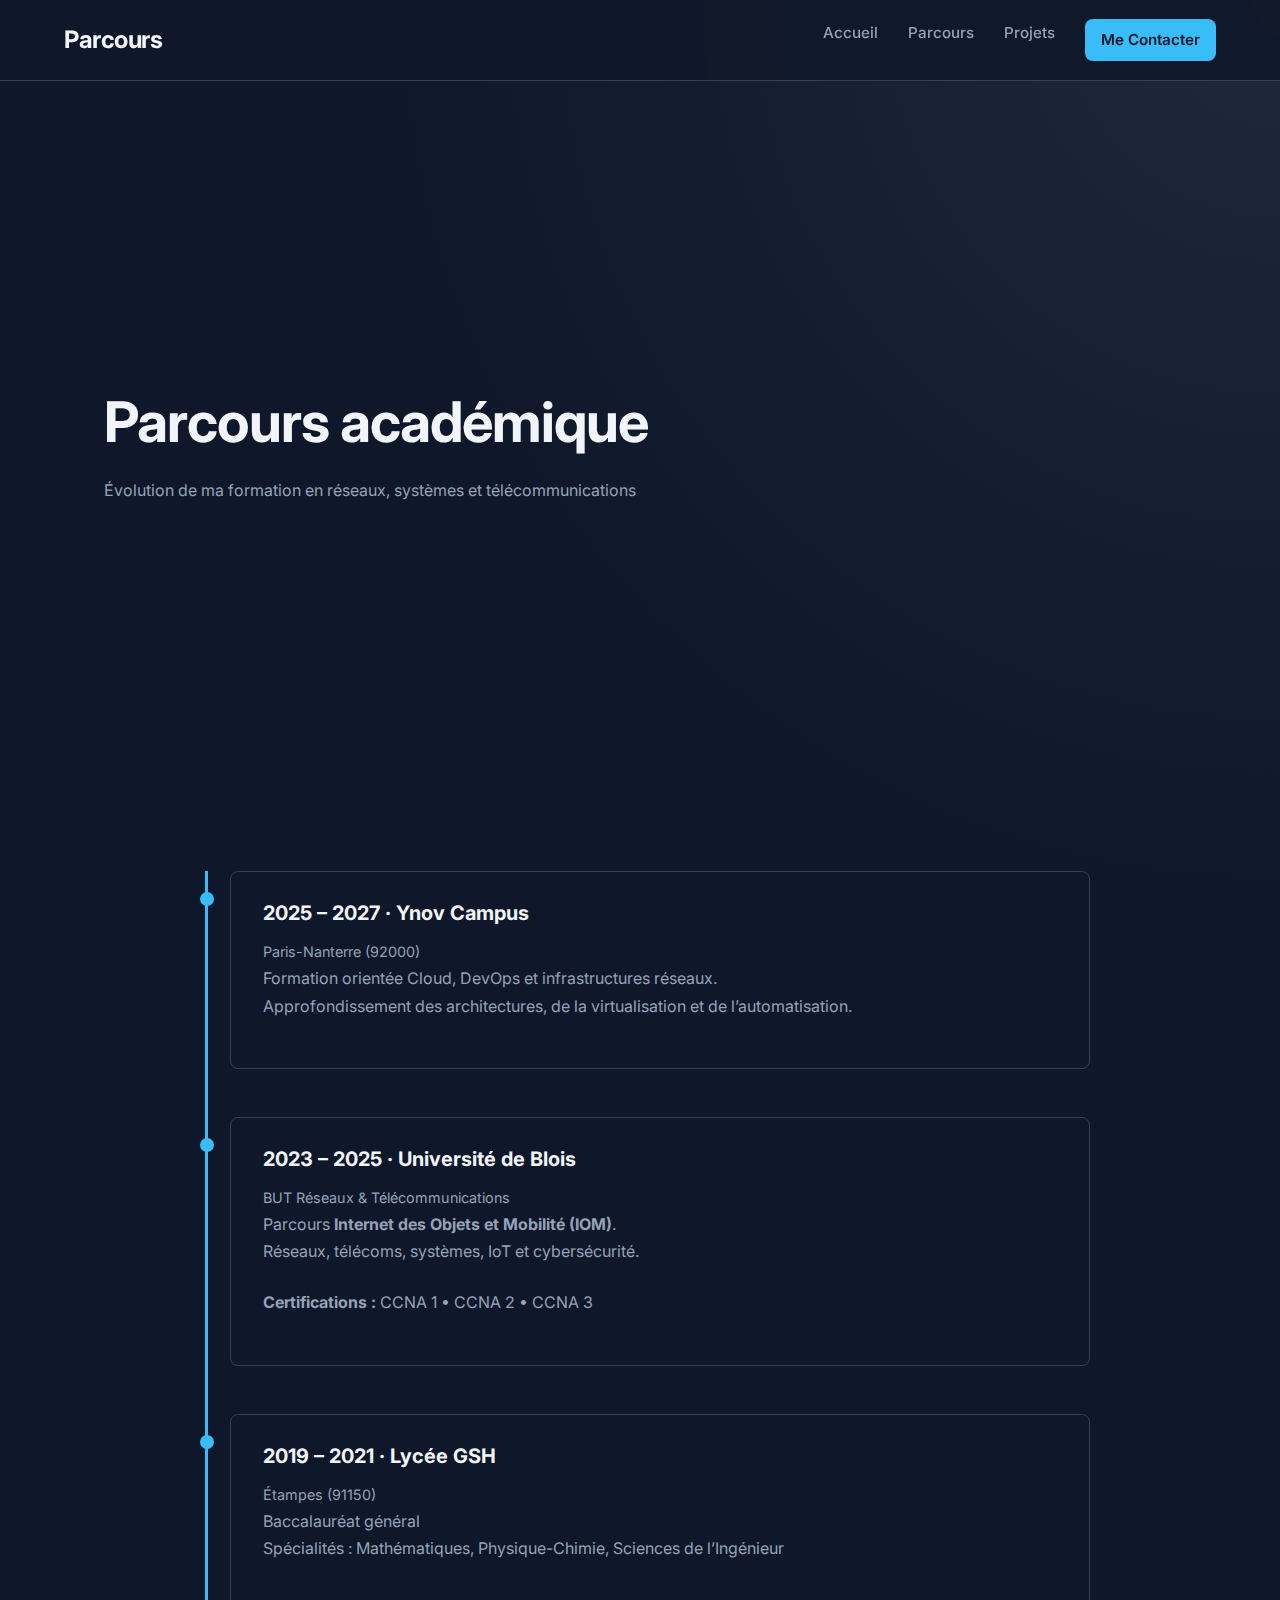
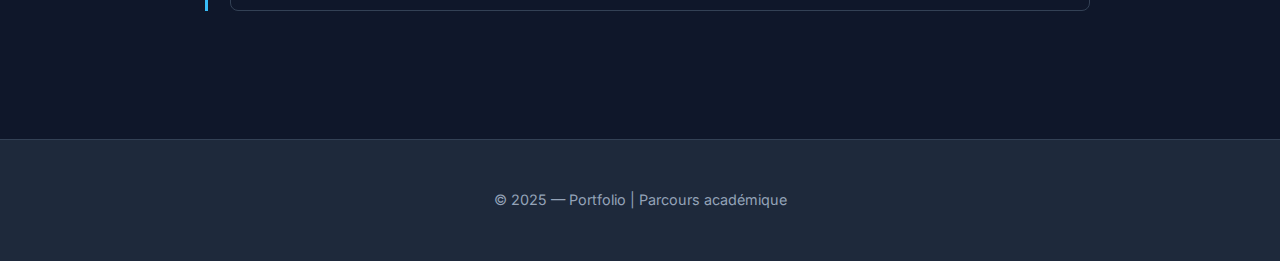
<file: pages/parcours.html>
<!DOCTYPE html>
<html lang="fr">
<head>
    <meta charset="UTF-8">
    <title>Parcours | Portfolio</title>
    <meta name="viewport" content="width=device-width, initial-scale=1.0">
    <link rel="stylesheet" href="../style.css">

    <!-- Styles spécifiques à la timeline -->
    <style>
        .timeline {
            position: relative;
            margin: 4rem auto;
            padding-left: 40px;
            max-width: 900px;
        }

        .timeline::before {
            content: "";
            position: absolute;
            left: 15px;
            top: 0;
            bottom: 0;
            width: 3px;
            background-color: var(--accent);
        }

        .timeline-item {
            position: relative;
            margin-bottom: 3rem;
            padding: 1.5rem 2rem;
            background-color: var(--secondary);
            border-radius: 8px;
            border: 1px solid #334155;
        }

        .timeline-item::before {
            content: "";
            position: absolute;
            left: -31px;
            top: 20px;
            width: 14px;
            height: 14px;
            background-color: var(--accent);
            border-radius: 50%;
        }

        .timeline-item h3 {
            margin-bottom: 0.5rem;
        }

        .timeline-item span {
            color: #94a3b8;
            font-size: 0.9rem;
        }
    </style>
</head>

<body>

<header>
    <div class="logo">Parcours</div>
    <nav>
        <ul>
            <li><a href="../index.html">Accueil</a></li>
            <li><a href="#">Parcours</a></li>
            <li><a href="projets.html">Projets</a></li>
            <li><a href="mailto:nicolas.blin.pro1@gmail.com" class="btn btn-primary" style="padding: 0.5rem 1rem;">Me Contacter</a></li>
        </ul>
    </nav>
</header>

<main>

    <section class="hero">
        <h1>Parcours académique</h1>
        <p>Évolution de ma formation en réseaux, systèmes et télécommunications</p>
    </section>

    <section class="timeline">

        <div class="timeline-item">
            <h3>2025 – 2027 · Ynov Campus</h3>
            <span>Paris-Nanterre (92000)</span>
            <p>
                Formation orientée Cloud, DevOps et infrastructures réseaux.<br>
                Approfondissement des architectures, de la virtualisation et de
                l’automatisation.
            </p>
        </div>

        <div class="timeline-item">
            <h3>2023 – 2025 · Université de Blois</h3>
            <span>BUT Réseaux & Télécommunications</span>
            <p>
                Parcours <strong>Internet des Objets et Mobilité (IOM)</strong>.<br>
                Réseaux, télécoms, systèmes, IoT et cybersécurité.
            </p>
            <p>
                <strong>Certifications :</strong> CCNA 1 • CCNA 2 • CCNA 3
            </p>
        </div>

        <div class="timeline-item">
            <h3>2019 – 2021 · Lycée GSH</h3>
            <span>Étampes (91150)</span>
            <p>
                Baccalauréat général<br>
                Spécialités : Mathématiques, Physique-Chimie,
                Sciences de l’Ingénieur
            </p>
        </div>

    </section>

</main>

<footer>
    © 2025 — Portfolio | Parcours académique
</footer>

</body>
</html>
</file>
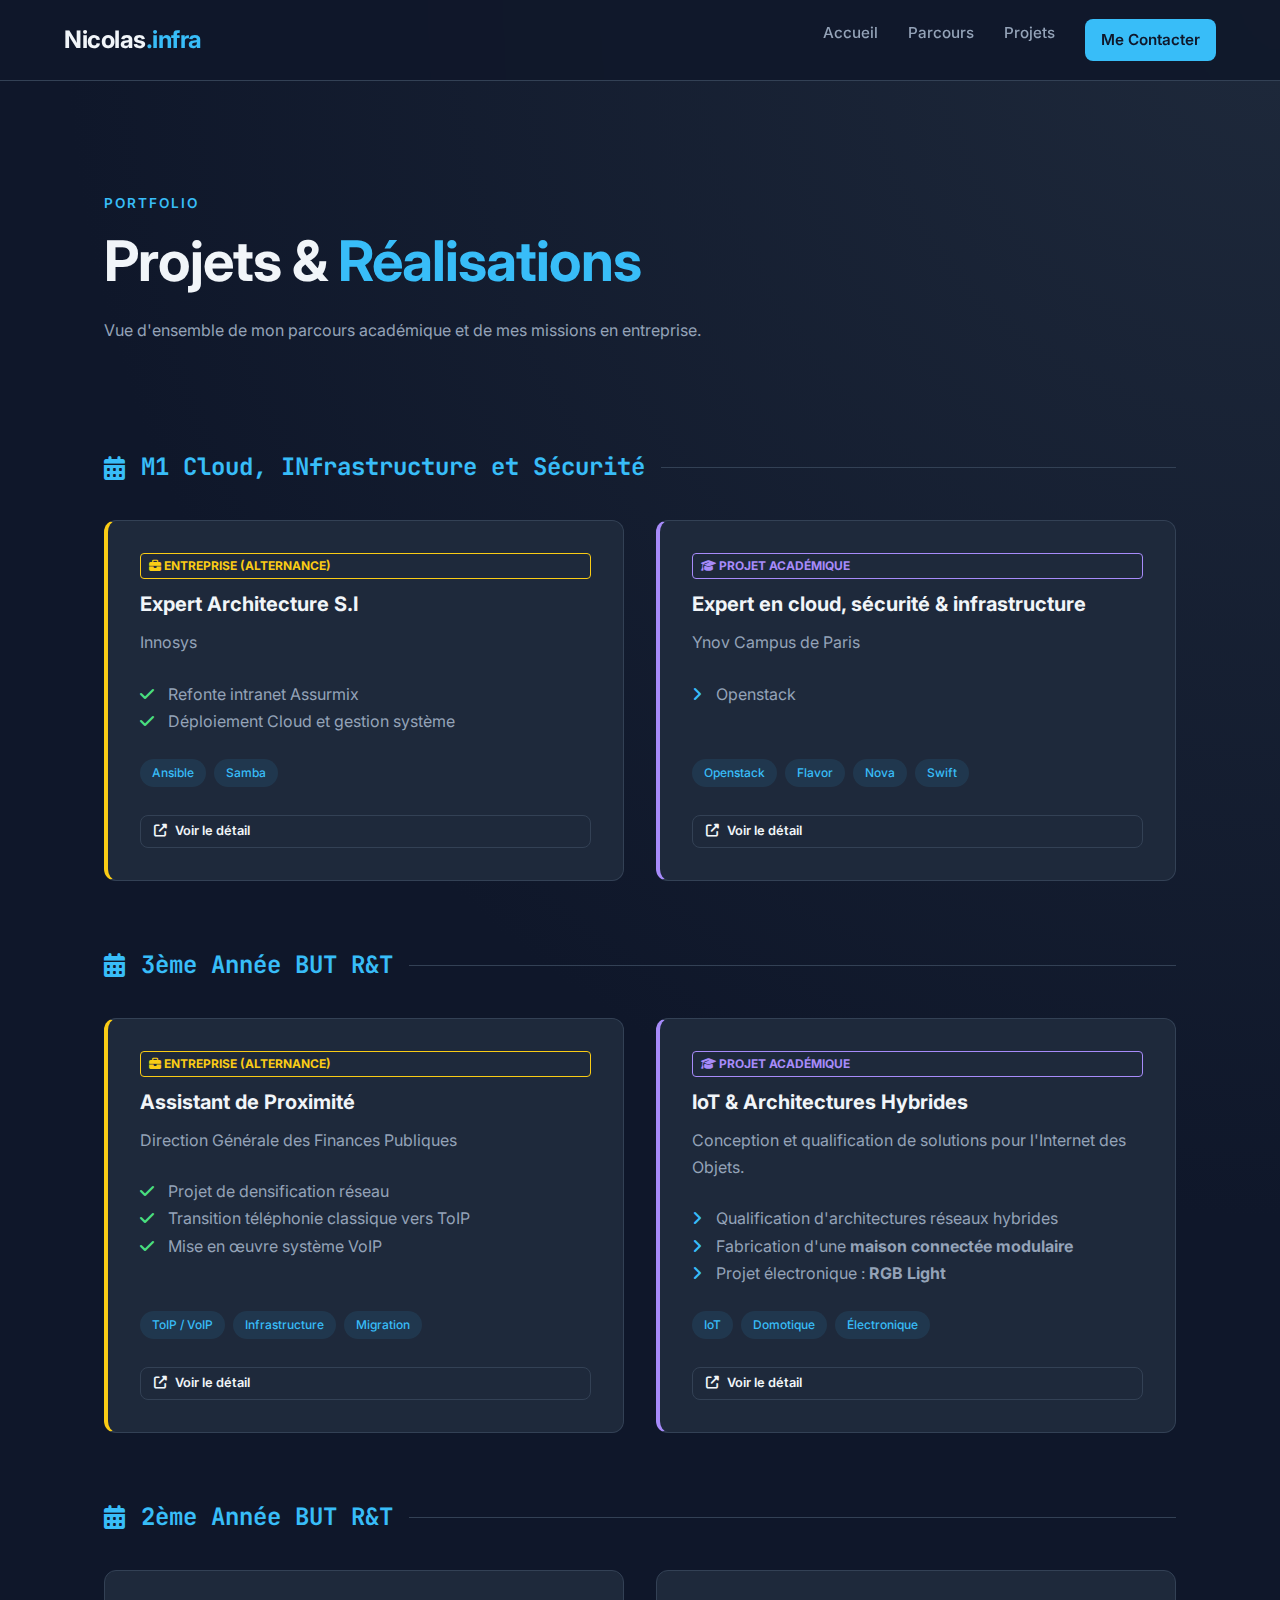
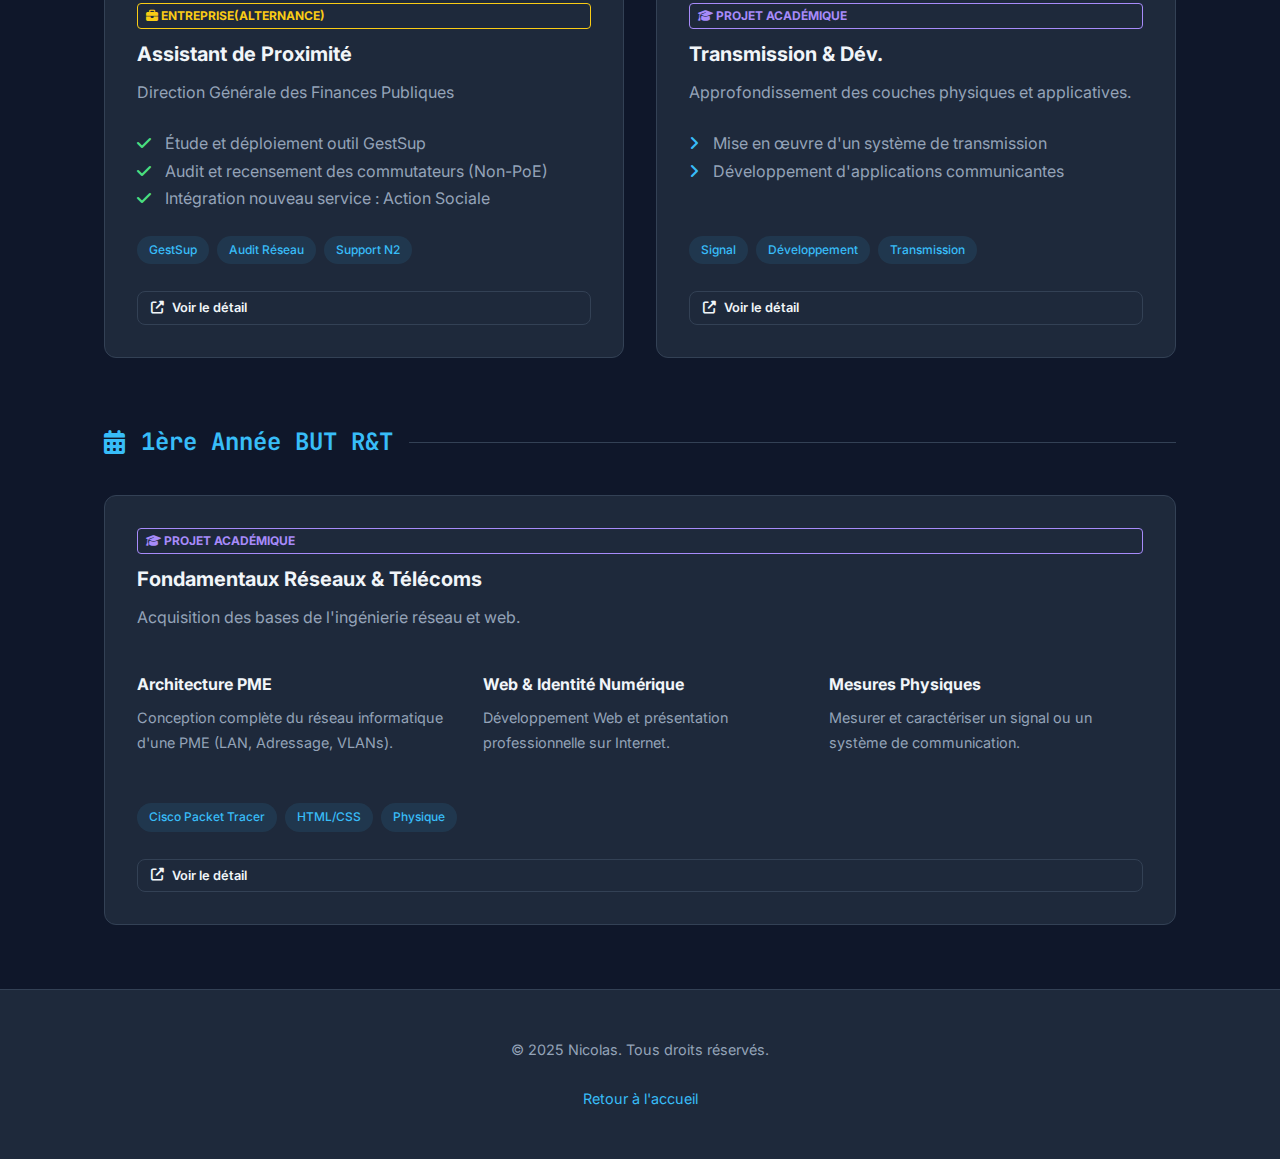
<file: pages/projets.html>
<!DOCTYPE html>
<html lang="fr">
<head>
    <meta charset="UTF-8">
    <meta name="viewport" content="width=device-width, initial-scale=1.0">
    <title>Mes Projets & Parcours | Nicolas</title>
    <link rel="stylesheet" href="../style.css">
    <link rel="stylesheet" href="https://cdnjs.cloudflare.com/ajax/libs/font-awesome/6.4.0/css/all.min.css">
    <style>
        /* Petits ajustements spécifiques pour la timeline */
        .timeline-year {
            display: flex;
            align-items: center;
            gap: 1rem;
            margin-bottom: 2rem;
            color: var(--accent);
            font-family: 'JetBrains Mono', monospace;
            font-size: 1.5rem;
            font-weight: 700;
        }
        .timeline-year::after {
            content: '';
            flex: 1;
            height: 1px;
            background-color: var(--border);
        }
        .badge-type {
            font-size: 0.75rem;
            text-transform: uppercase;
            padding: 2px 8px;
            border-radius: 4px;
            margin-bottom: 0.5rem;
            display: inline-block;
            font-weight: bold;
        }
        .type-company { color: #facc15; border: 1px solid #facc15; } /* Jaune pour Entreprise */
        .type-school { color: #a78bfa; border: 1px solid #a78bfa; }  /* Violet pour École */
    </style>
</head>
<body>

    <header>
        <div class="logo">Nicolas<span>.infra</span></div>
        <nav>
            <ul>
                <li><a href="../index.html">Accueil</a></li>
                <li><a href="parcours.html">Parcours</a></li>
                <li><a href="#">Projets</a></li>
                <li><a href="mailto:nicolas.blin.pro1@gmail.com" class="btn btn-primary" style="padding: 0.5rem 1rem;">Me Contacter</a></li>
            </ul>
        </nav>
    </header>

    <main>
        <section class="hero" style="min-height: 30vh; margin-bottom: 2rem;">
            <span class="hero-tag">Portfolio</span>
            <h1>Projets & <span style="color:var(--accent)">Réalisations</span></h1>
            <p>Vue d'ensemble de mon parcours académique et de mes missions en entreprise.</p>
        </section>
        
        <div class="timeline-year"><i class="fas fa-calendar-alt"></i> M1 Cloud, INfrastructure et Sécurité</div>
        
        <div class="grid" style="margin-bottom: 4rem;">
            
            <article class="card" style="border-left: 4px solid #facc15;">
    <span class="badge-type type-company"><i class="fas fa-briefcase"></i> Entreprise (Alternance)</span>
    <h3>Expert Architecture S.I</h3>
    <p>Innosys</p>
    <ul style="list-style: none; color: var(--text-muted); margin-bottom: 1.5rem;">
        <li><i class="fas fa-check" style="color: var(--code-text); margin-right: 10px;"></i> Refonte intranet Assurmix</li>
        <li><i class="fas fa-check" style="color: var(--code-text); margin-right: 10px;"></i> Déploiement Cloud et gestion système</li>
    </ul>
    <div class="tags">
        <span class="tag">Ansible</span>
        <span class="tag">Samba</span>
    </div>
            </br>            
    <a href="https://nblinpro.github.io/M_Cloud_INFRA_SEC/projects_ansible/projets_ansible.html" class="btn btn-outline"
        style="font-size: 0.8rem; padding: 0.3rem 0.8rem;">
        <i class="fas fa-external-link-alt"></i> Voir le détail
    </a>
</article>
            
            <article class="card" style="border-left: 4px solid #a78bfa;">
                <span class="badge-type type-school"><i class="fas fa-graduation-cap"></i> Projet Académique</span>
                <h3>Expert en cloud, sécurité & infrastructure</h3>
                <p>Ynov Campus de Paris</p>
                <ul style="list-style: none; color: var(--text-muted); margin-bottom: 1.5rem;">
                    <li><i class="fas fa-angle-right" style="color: var(--accent); margin-right: 10px;"></i> Openstack</li>
                </ul>
                <div class="tags">
                    <span class="tag">Openstack</span>
                    <span class="tag">Flavor</span>
                    <span class="tag">Nova</span>
                    <span class="tag">Swift</span>
                </div>
            </br>
                <a href="https://nblinpro.github.io/M_Cloud_INFRA_SEC/openstack/openstack.html" class="btn btn-outline"
        style="font-size: 0.8rem; padding: 0.3rem 0.8rem;">
        <i class="fas fa-external-link-alt"></i> Voir le détail
    </a>
            </article>
        </div>
            
        <div class="timeline-year"><i class="fas fa-calendar-alt"></i> 3ème Année BUT R&T</div>
        
        <div class="grid" style="margin-bottom: 4rem;">
            
            <article class="card" style="border-left: 4px solid #facc15;">
                <span class="badge-type type-company"><i class="fas fa-briefcase"></i> Entreprise (Alternance)</span>
                <h3>Assistant de Proximité</h3>
                <p>Direction Générale des Finances Publiques</p>
                <ul style="list-style: none; color: var(--text-muted); margin-bottom: 1.5rem;">
                    <li><i class="fas fa-check" style="color: var(--code-text); margin-right: 10px;"></i> Projet de densification réseau</li>
                    <li><i class="fas fa-check" style="color: var(--code-text); margin-right: 10px;"></i> Transition téléphonie classique vers ToIP</li>
                    <li><i class="fas fa-check" style="color: var(--code-text); margin-right: 10px;"></i> Mise en œuvre système VoIP</li>
                </ul>
                <div class="tags">
                    <span class="tag">ToIP / VoIP</span>
                    <span class="tag">Infrastructure</span>
                    <span class="tag">Migration</span>
                </div>
                </br>            
    <a href="https://nblinpro.github.io/BUT_R-T/BUT3/entreprise/entreprise.html" class="btn btn-outline"
        style="font-size: 0.8rem; padding: 0.3rem 0.8rem;">
        <i class="fas fa-external-link-alt"></i> Voir le détail
    </a>
            </article>

            <article class="card" style="border-left: 4px solid #a78bfa;">
                <span class="badge-type type-school"><i class="fas fa-graduation-cap"></i> Projet Académique</span>
                <h3>IoT & Architectures Hybrides</h3>
                <p>Conception et qualification de solutions pour l'Internet des Objets.</p>
                <ul style="list-style: none; color: var(--text-muted); margin-bottom: 1.5rem;">
                    <li><i class="fas fa-angle-right" style="color: var(--accent); margin-right: 10px;"></i> Qualification d'architectures réseaux hybrides</li>
                    <li><i class="fas fa-angle-right" style="color: var(--accent); margin-right: 10px;"></i> Fabrication d'une <strong>maison connectée modulaire</strong></li>
                    <li><i class="fas fa-angle-right" style="color: var(--accent); margin-right: 10px;"></i> Projet électronique : <strong>RGB Light</strong></li>
                </ul>
                <div class="tags">
                    <span class="tag">IoT</span>
                    <span class="tag">Domotique</span>
                    <span class="tag">Électronique</span>
                </div>
                </br>            
    <a href="https://nblinpro.github.io/BUT_R-T/BUT3/projets/projets.html" class="btn btn-outline"
        style="font-size: 0.8rem; padding: 0.3rem 0.8rem;">
        <i class="fas fa-external-link-alt"></i> Voir le détail
    </a>
            </article>

        </div>

        <div class="timeline-year"><i class="fas fa-calendar-alt"></i> 2ème Année BUT R&T</div>

        <div class="grid" style="margin-bottom: 4rem;">
            
            <article class="card">
                <span class="badge-type type-company"><i class="fas fa-briefcase"></i> Entreprise(Alternance)</span>
                <h3>Assistant de Proximité</h3>
                <p>Direction Générale des Finances Publiques</p>
                <ul style="list-style: none; color: var(--text-muted); margin-bottom: 1.5rem;">
                    <li><i class="fas fa-check" style="color: var(--code-text); margin-right: 10px;"></i> Étude et déploiement outil GestSup</li>
                    <li><i class="fas fa-check" style="color: var(--code-text); margin-right: 10px;"></i> Audit et recensement des commutateurs (Non-PoE)</li>
                    <li><i class="fas fa-check" style="color: var(--code-text); margin-right: 10px;"></i> Intégration nouveau service : Action Sociale</li>
                </ul>
                <div class="tags">
                    <span class="tag">GestSup</span>
                    <span class="tag">Audit Réseau</span>
                    <span class="tag">Support N2</span>
                </div>
                </br>            
    <a href="https://nblinpro.github.io/BUT_R-T/BUT2/entreprise/entreprise.html" class="btn btn-outline"
        style="font-size: 0.8rem; padding: 0.3rem 0.8rem;">
        <i class="fas fa-external-link-alt"></i> Voir le détail
    </a>
            </article>

            <article class="card">
                <span class="badge-type type-school"><i class="fas fa-graduation-cap"></i> Projet Académique</span>
                <h3>Transmission & Dév.</h3>
                <p>Approfondissement des couches physiques et applicatives.</p>
                <ul style="list-style: none; color: var(--text-muted); margin-bottom: 1.5rem;">
                    <li><i class="fas fa-angle-right" style="color: var(--accent); margin-right: 10px;"></i> Mise en œuvre d'un système de transmission</li>
                    <li><i class="fas fa-angle-right" style="color: var(--accent); margin-right: 10px;"></i> Développement d'applications communicantes</li>
                </ul>
                <div class="tags">
                    <span class="tag">Signal</span>
                    <span class="tag">Développement</span>
                    <span class="tag">Transmission</span>
                </div>
                </br>            
    <a href="https://nblinpro.github.io/BUT_R-T/BUT2/projets/projets.html" class="btn btn-outline"
        style="font-size: 0.8rem; padding: 0.3rem 0.8rem;">
        <i class="fas fa-external-link-alt"></i> Voir le détail
    </a>
            </article>

        </div>

        <div class="timeline-year"><i class="fas fa-calendar-alt"></i> 1ère Année BUT R&T</div>

        <div class="grid">
            
            <article class="card" style="grid-column: 1 / -1;">
                <span class="badge-type type-school"><i class="fas fa-graduation-cap"></i> Projet Académique</span>
                <h3>Fondamentaux Réseaux & Télécoms</h3>
                <p>Acquisition des bases de l'ingénierie réseau et web.</p>
                
                <div style="display: grid; grid-template-columns: repeat(auto-fit, minmax(250px, 1fr)); gap: 2rem; margin-top: 1rem;">
                    <div>
                        <h4 style="color: var(--text-main); margin-bottom: 0.5rem;">Architecture PME</h4>
                        <p style="font-size: 0.9rem;">Conception complète du réseau informatique d'une PME (LAN, Adressage, VLANs).</p>
                    </div>
                    <div>
                        <h4 style="color: var(--text-main); margin-bottom: 0.5rem;">Web & Identité Numérique</h4>
                        <p style="font-size: 0.9rem;">Développement Web et présentation professionnelle sur Internet.</p>
                    </div>
                    <div>
                        <h4 style="color: var(--text-main); margin-bottom: 0.5rem;">Mesures Physiques</h4>
                        <p style="font-size: 0.9rem;">Mesurer et caractériser un signal ou un système de communication.</p>
                    </div>
                </div>

                <div class="tags" style="margin-top: 1.5rem;">
                    <span class="tag">Cisco Packet Tracer</span>
                    <span class="tag">HTML/CSS</span>
                    <span class="tag">Physique</span>
                </div>
                </br>            
    <a href="https://nblinpro.github.io/BUT_R-T/BUT1/projets/projets.html" class="btn btn-outline"
        style="font-size: 0.8rem; padding: 0.3rem 0.8rem;">
        <i class="fas fa-external-link-alt"></i> Voir le détail
    </a>
            </article>

        </div>

    </main>

    <footer>
        <p>&copy; 2025 Nicolas. Tous droits réservés.</p>
        <div style="margin-top: 10px;">
            <a href="../index.html" style="color: var(--accent); text-decoration: none;">Retour à l'accueil</a>
        </div>
    </footer>

</body>
</html>
</file>
<file: style.css>
/* style.css - Version Pro */
@import url('https://fonts.googleapis.com/css2?family=Inter:wght@300;400;600;700&family=JetBrains+Mono:wght@400;700&display=swap');

:root {
    /* Palette Dark Mode Raffinée */
    --bg-body: #0f172a;       /* Fond principal */
    --bg-card: #1e293b;       /* Fond des cartes */
    --bg-card-hover: #334155; /* Fond carte au survol */
    --accent: #38bdf8;        /* Cyan lumineux */
    --accent-glow: rgba(56, 189, 248, 0.3); /* Lueur du cyan */
    --text-main: #f1f5f9;     /* Blanc presque pur */
    --text-muted: #94a3b8;    /* Gris bleuté pour le texte secondaire */
    --border: #334155;        /* Bordures subtiles */
    
    /* Code */
    --code-bg: #020617;
    --code-text: #4ade80;     /* Vert matrix */

    /* Spacing & Effects */
    --radius: 12px;
    --shadow: 0 10px 15px -3px rgba(0, 0, 0, 0.3), 0 4px 6px -2px rgba(0, 0, 0, 0.1);
}

* {
    margin: 0;
    padding: 0;
    box-sizing: border-box;
    font-family: 'Inter', sans-serif;
    scroll-behavior: smooth;
}

body {
    background-color: var(--bg-body);
    color: var(--text-main);
    line-height: 1.7;
    display: flex;
    flex-direction: column;
    min-height: 100vh;
    background-image: radial-gradient(circle at top right, #1e293b 0%, transparent 40%);
}

/* --- Header --- */
header {
    background-color: rgba(15, 23, 42, 0.9);
    backdrop-filter: blur(10px); /* Effet verre dépoli */
    padding: 1.2rem 5%;
    border-bottom: 1px solid var(--border);
    display: flex;
    justify-content: space-between;
    align-items: center;
    position: sticky;
    top: 0;
    z-index: 100;
}

.logo {
    font-size: 1.5rem;
    font-weight: 700;
    color: var(--text-main);
    letter-spacing: -0.5px;
}

.logo span { color: var(--accent); }

nav ul { list-style: none; display: flex; gap: 30px; }

nav a {
    text-decoration: none;
    color: var(--text-muted);
    font-weight: 500;
    font-size: 0.95rem;
    transition: color 0.3s ease;
}

nav a:hover { color: var(--accent); }

/* --- Layout --- */
main {
    flex: 1;
    padding: 4rem 5%;
    max-width: 1200px;
    margin: 0 auto;
    width: 100%;
}

section { margin-bottom: 6rem; }

h1 { font-size: 3.5rem; line-height: 1.1; margin-bottom: 1.5rem; letter-spacing: -1px; }
h2 { font-size: 2rem; margin-bottom: 2rem; border-left: 4px solid var(--accent); padding-left: 1rem; }
h3 { font-size: 1.25rem; color: var(--text-main); margin-bottom: 0.5rem; }
p { color: var(--text-muted); margin-bottom: 1.5rem; }

/* --- Hero Section --- */
.hero {
    display: flex;
    flex-direction: column;
    justify-content: center;
    align-items: flex-start;
    min-height: 70vh; /* Prend 70% de la hauteur de l'écran */
}

.hero-tag {
    color: var(--accent);
    font-weight: 600;
    text-transform: uppercase;
    letter-spacing: 2px;
    font-size: 0.85rem;
    margin-bottom: 1rem;
}

/* --- Cartes & Grid --- */
.grid {
    display: grid;
    grid-template-columns: repeat(auto-fit, minmax(320px, 1fr));
    gap: 2rem;
}

.card {
    background-color: var(--bg-card);
    padding: 2rem;
    border-radius: var(--radius);
    border: 1px solid var(--border);
    transition: all 0.3s ease;
    display: flex;
    flex-direction: column;
}

.card:hover {
    transform: translateY(-5px);
    border-color: var(--accent);
    box-shadow: 0 0 20px var(--accent-glow);
}

/* --- Boutons --- */
.btn-group { display: flex; gap: 1rem; margin-top: 1rem; }

.btn {
    display: inline-flex;
    align-items: center;
    gap: 0.5rem;
    padding: 0.75rem 1.5rem;
    border-radius: 8px;
    font-weight: 600;
    text-decoration: none;
    transition: all 0.3s ease;
}

.btn-primary {
    background-color: var(--accent);
    color: var(--bg-body);
}
.btn-primary:hover { filter: brightness(1.1); box-shadow: 0 0 15px var(--accent-glow); }

.btn-outline {
    background-color: transparent;
    border: 1px solid var(--border);
    color: var(--text-main);
}
.btn-outline:hover { border-color: var(--text-main); background-color: rgba(255,255,255,0.05); }

/* --- Tags (Compétences) --- */
.tags { display: flex; flex-wrap: wrap; gap: 0.5rem; margin-top: auto; }
.tag {
    font-size: 0.75rem;
    background-color: rgba(56, 189, 248, 0.1);
    color: var(--accent);
    padding: 0.25rem 0.75rem;
    border-radius: 50px;
    font-weight: 500;
}

/* --- Code Block Style --- */
pre {
    background-color: var(--code-bg);
    color: var(--code-text);
    padding: 2rem;
    border-radius: var(--radius);
    overflow-x: auto;
    border: 1px solid var(--border);
    font-family: 'JetBrains Mono', monospace;
    font-size: 0.9rem;
    box-shadow: inset 0 0 20px rgba(0,0,0,0.5);
}

/* --- Footer --- */
footer {
    text-align: center;
    padding: 3rem;
    background-color: var(--bg-card);
    border-top: 1px solid var(--border);
    font-size: 0.9rem;
    color: var(--text-muted);
}
</file>
